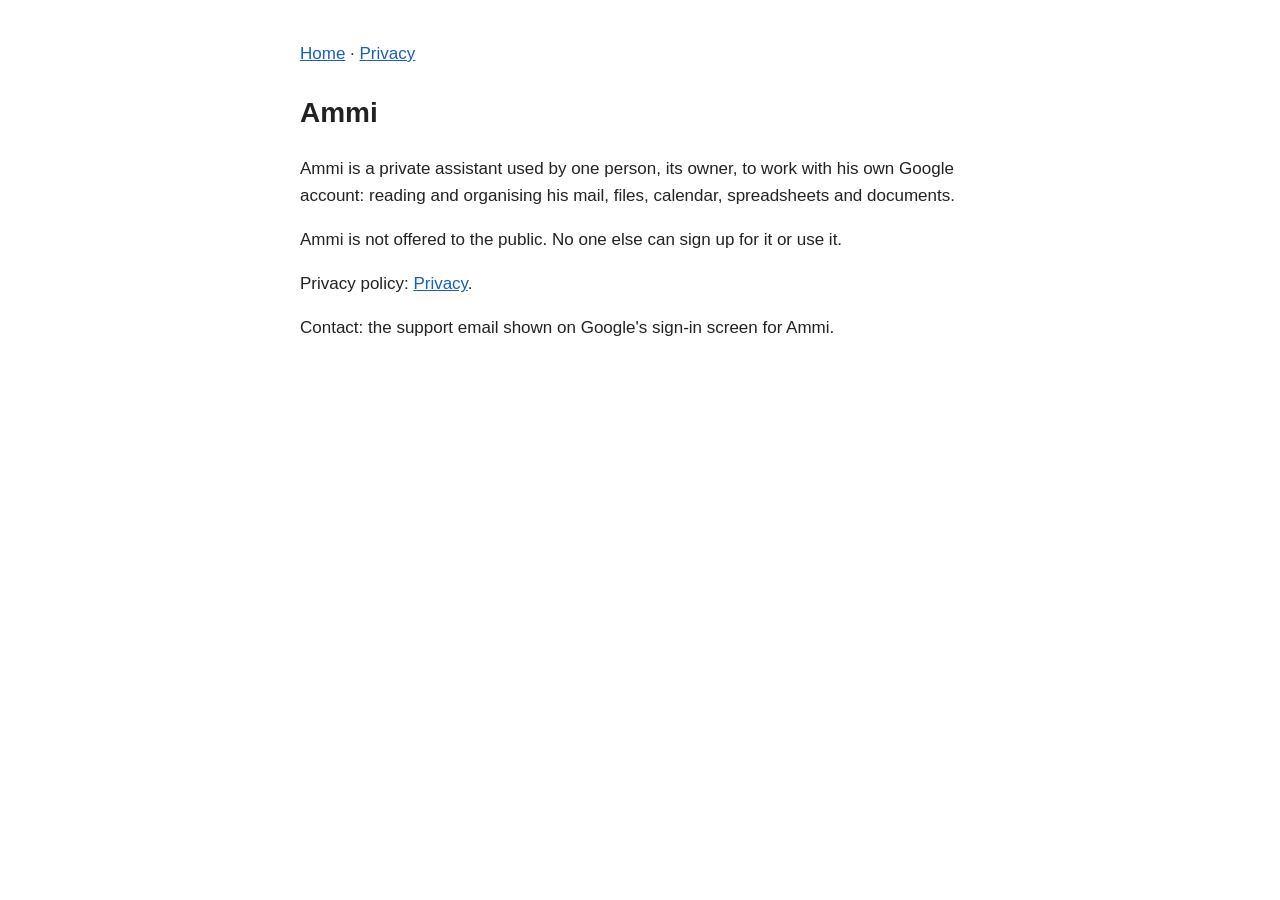
<file: index.html>
<!doctype html><html lang="en"><head><meta charset="utf-8"><meta name="viewport" content="width=device-width,initial-scale=1"><meta name="robots" content="noindex"><title>Ammi</title><link rel="stylesheet" href="style.css"></head><body>
<nav><a href="./">Home</a> · <a href="privacy.html">Privacy</a></nav>
<h1>Ammi</h1>
<p>Ammi is a private assistant used by one person, its owner, to work with his own Google account: reading and organising his mail, files, calendar, spreadsheets and documents.</p>
<p>Ammi is not offered to the public. No one else can sign up for it or use it.</p>
<p>Privacy policy: <a href="privacy.html">Privacy</a>.</p>
<p>Contact: the support email shown on Google's sign-in screen for Ammi.</p>
</body></html>
</file>
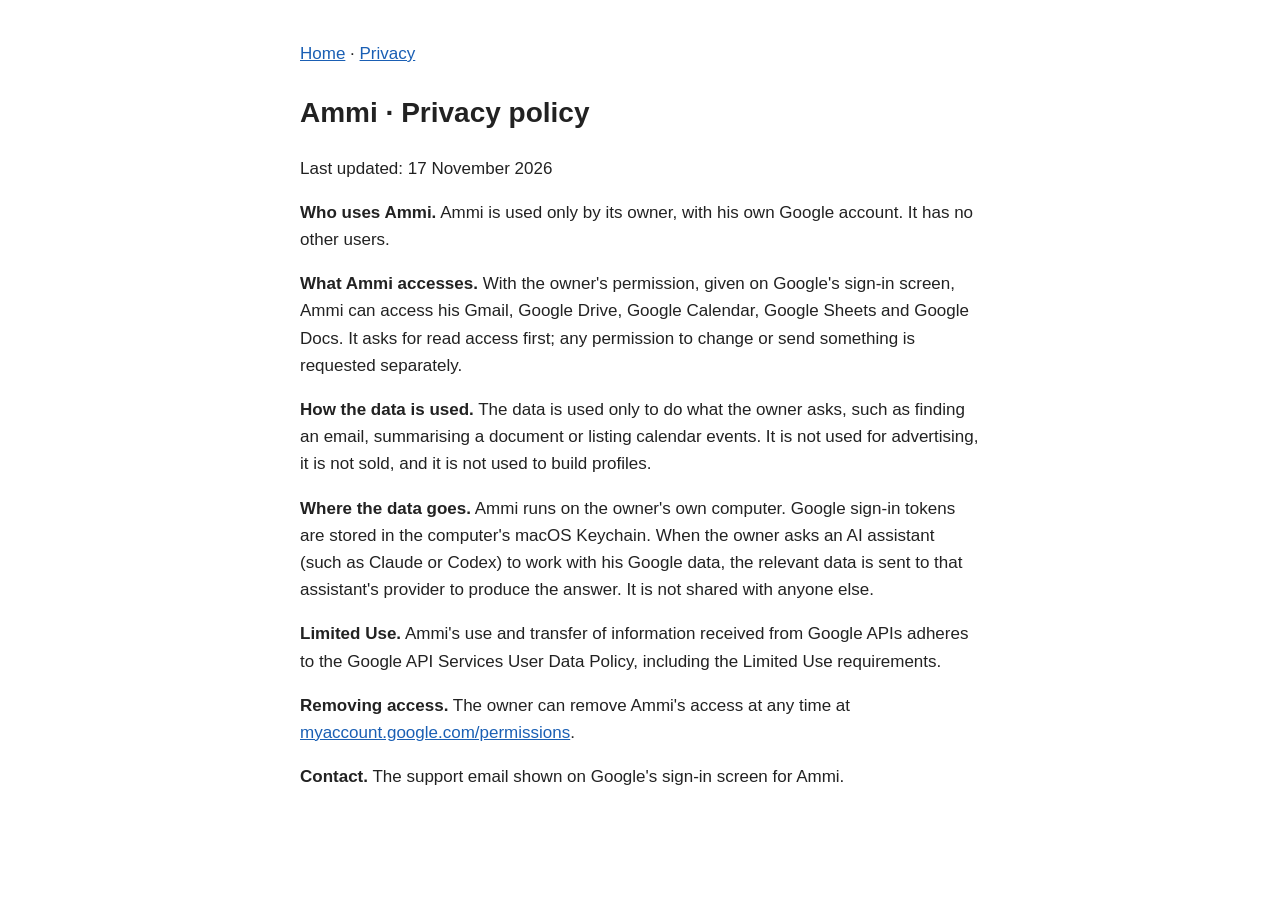
<file: privacy.html>
<!doctype html><html lang="en"><head><meta charset="utf-8"><meta name="viewport" content="width=device-width,initial-scale=1"><meta name="robots" content="noindex"><title>Ammi · Privacy</title><link rel="stylesheet" href="style.css"></head><body>
<nav><a href="./">Home</a> · <a href="privacy.html">Privacy</a></nav>
<h1>Ammi · Privacy policy</h1>
<p>Last updated: 17 November 2026</p>
<p><b>Who uses Ammi.</b> Ammi is used only by its owner, with his own Google account. It has no other users.</p>
<p><b>What Ammi accesses.</b> With the owner's permission, given on Google's sign-in screen, Ammi can access his Gmail, Google Drive, Google Calendar, Google Sheets and Google Docs. It asks for read access first; any permission to change or send something is requested separately.</p>
<p><b>How the data is used.</b> The data is used only to do what the owner asks, such as finding an email, summarising a document or listing calendar events. It is not used for advertising, it is not sold, and it is not used to build profiles.</p>
<p><b>Where the data goes.</b> Ammi runs on the owner's own computer. Google sign-in tokens are stored in the computer's macOS Keychain. When the owner asks an AI assistant (such as Claude or Codex) to work with his Google data, the relevant data is sent to that assistant's provider to produce the answer. It is not shared with anyone else.</p>
<p><b>Limited Use.</b> Ammi's use and transfer of information received from Google APIs adheres to the Google API Services User Data Policy, including the Limited Use requirements.</p>
<p><b>Removing access.</b> The owner can remove Ammi's access at any time at <a href="https://myaccount.google.com/permissions">myaccount.google.com/permissions</a>.</p>
<p><b>Contact.</b> The support email shown on Google's sign-in screen for Ammi.</p>
</body></html>
</file>
<file: style.css>
body{font:17px/1.6 -apple-system,Segoe UI,sans-serif;max-width:680px;margin:40px auto;padding:0 16px;color:#222;background:#fff}
h1{font-size:28px}a{color:#1a5fb4}nav{margin-bottom:24px}
</file>
